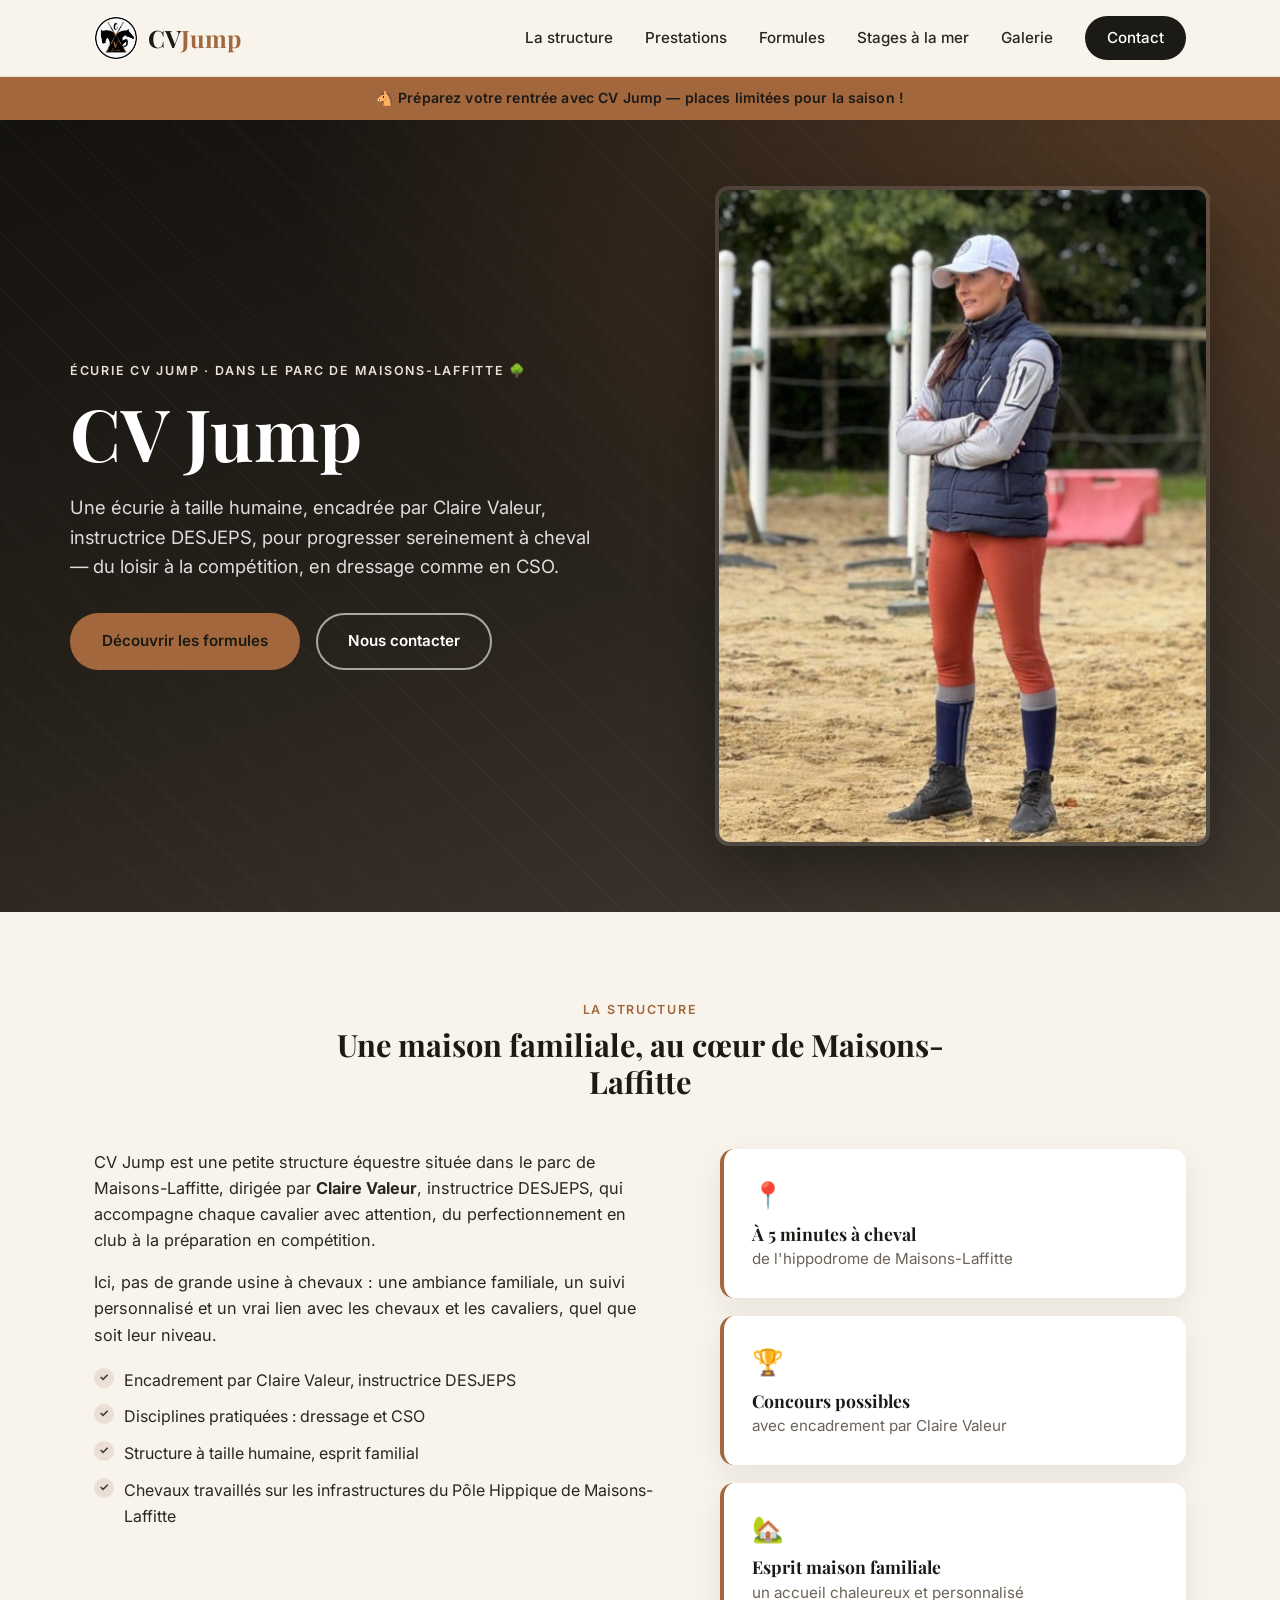
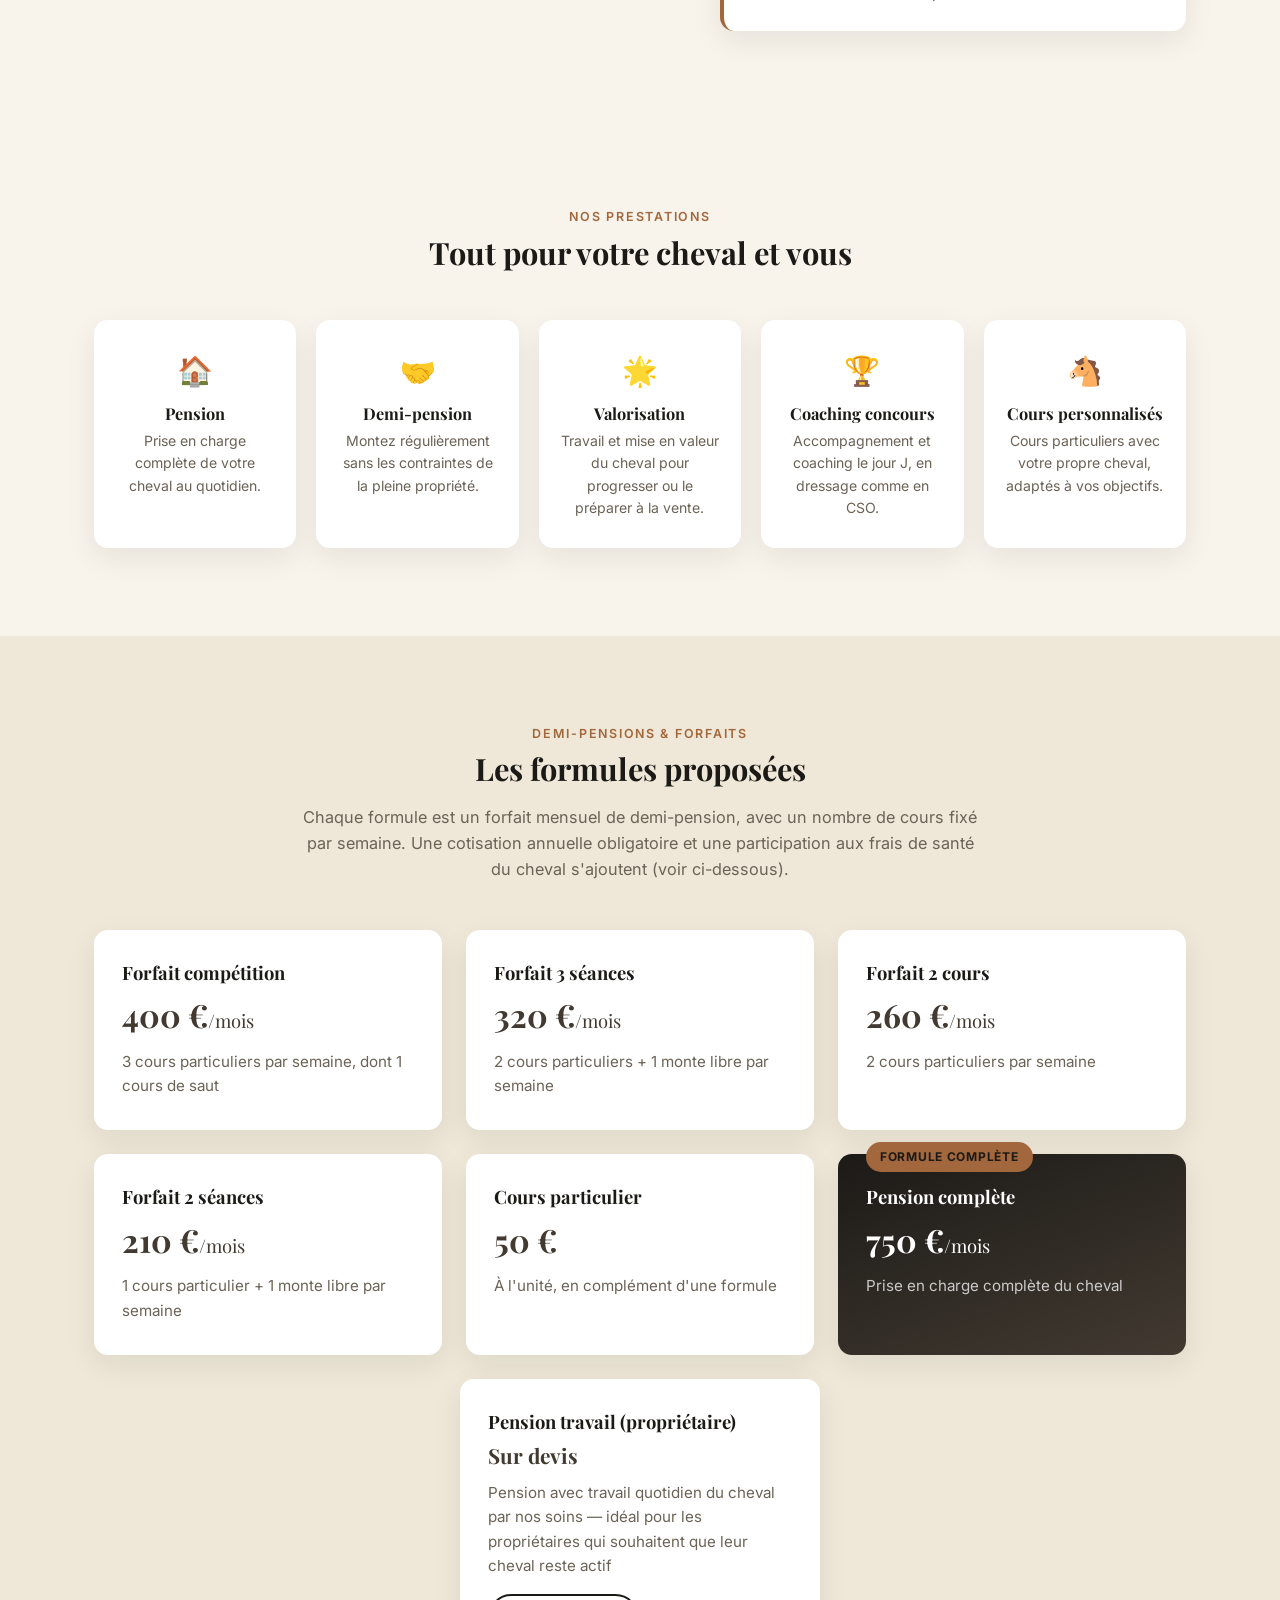
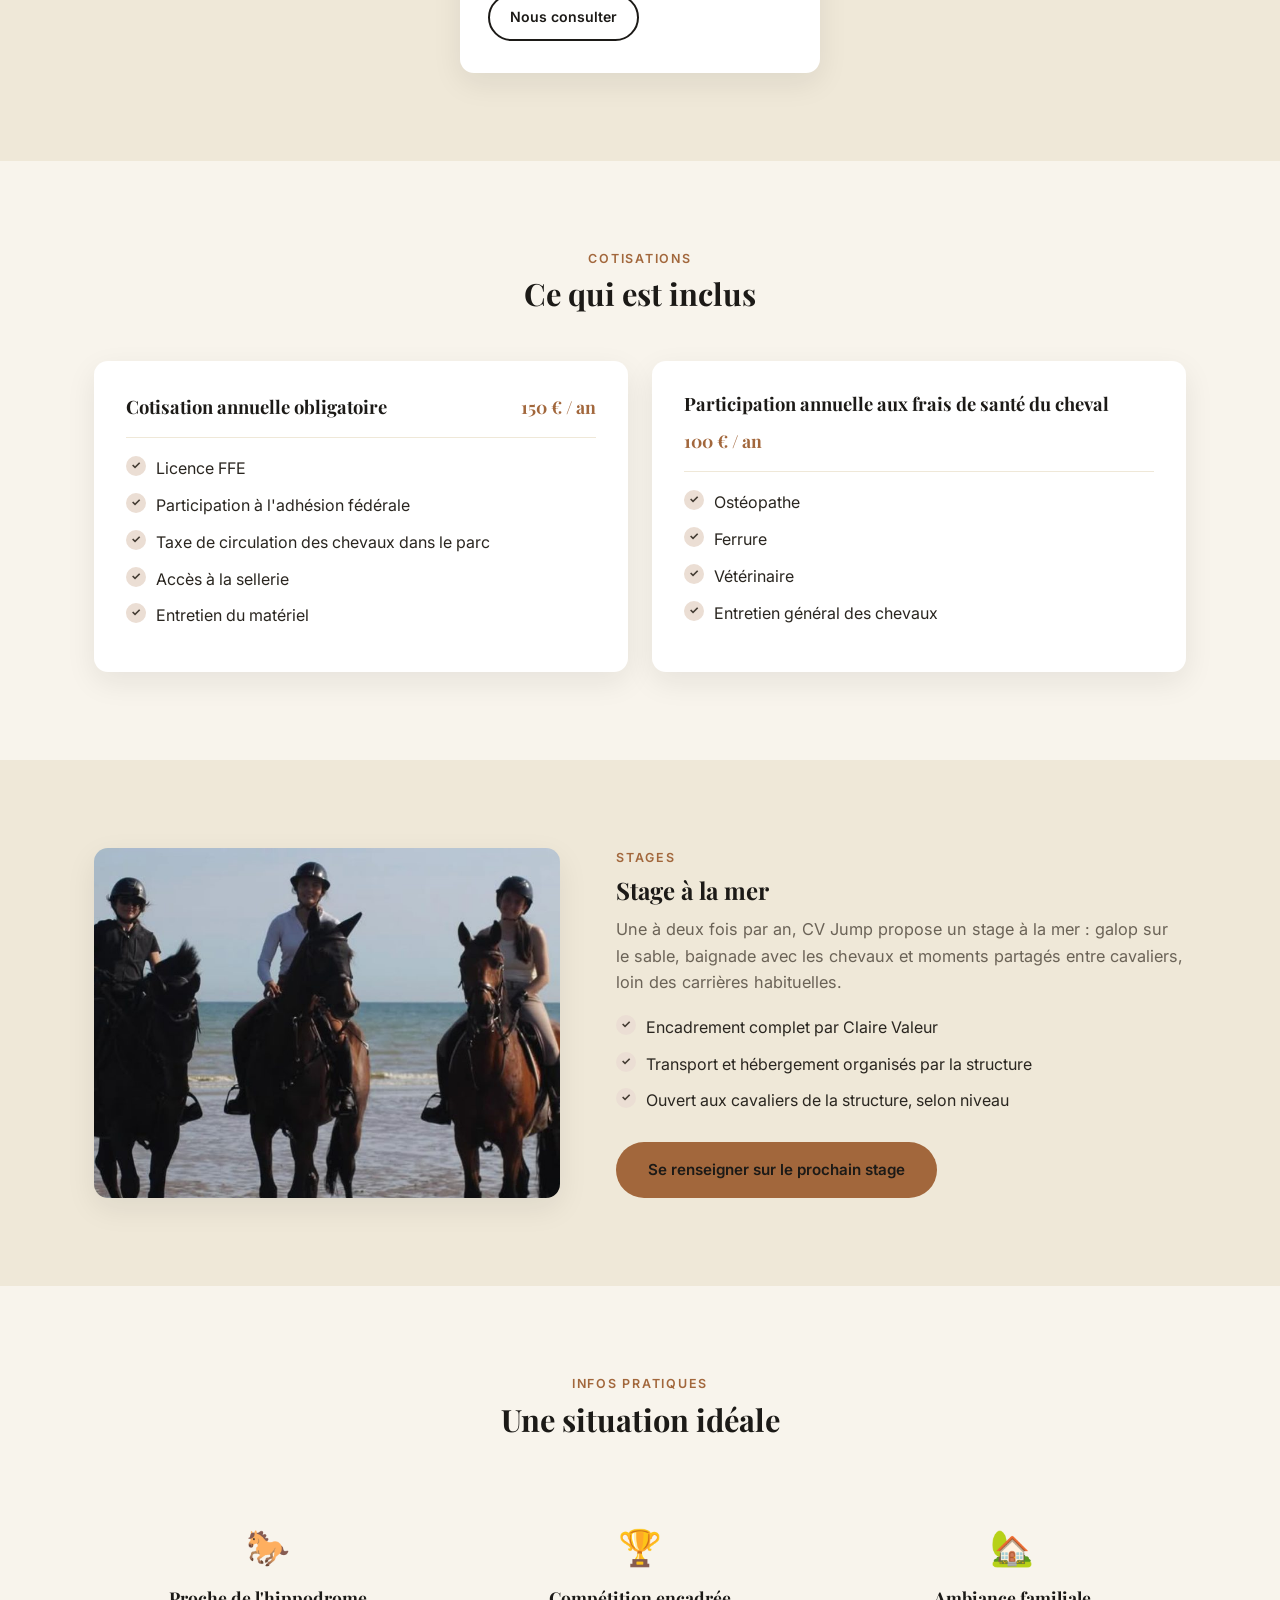
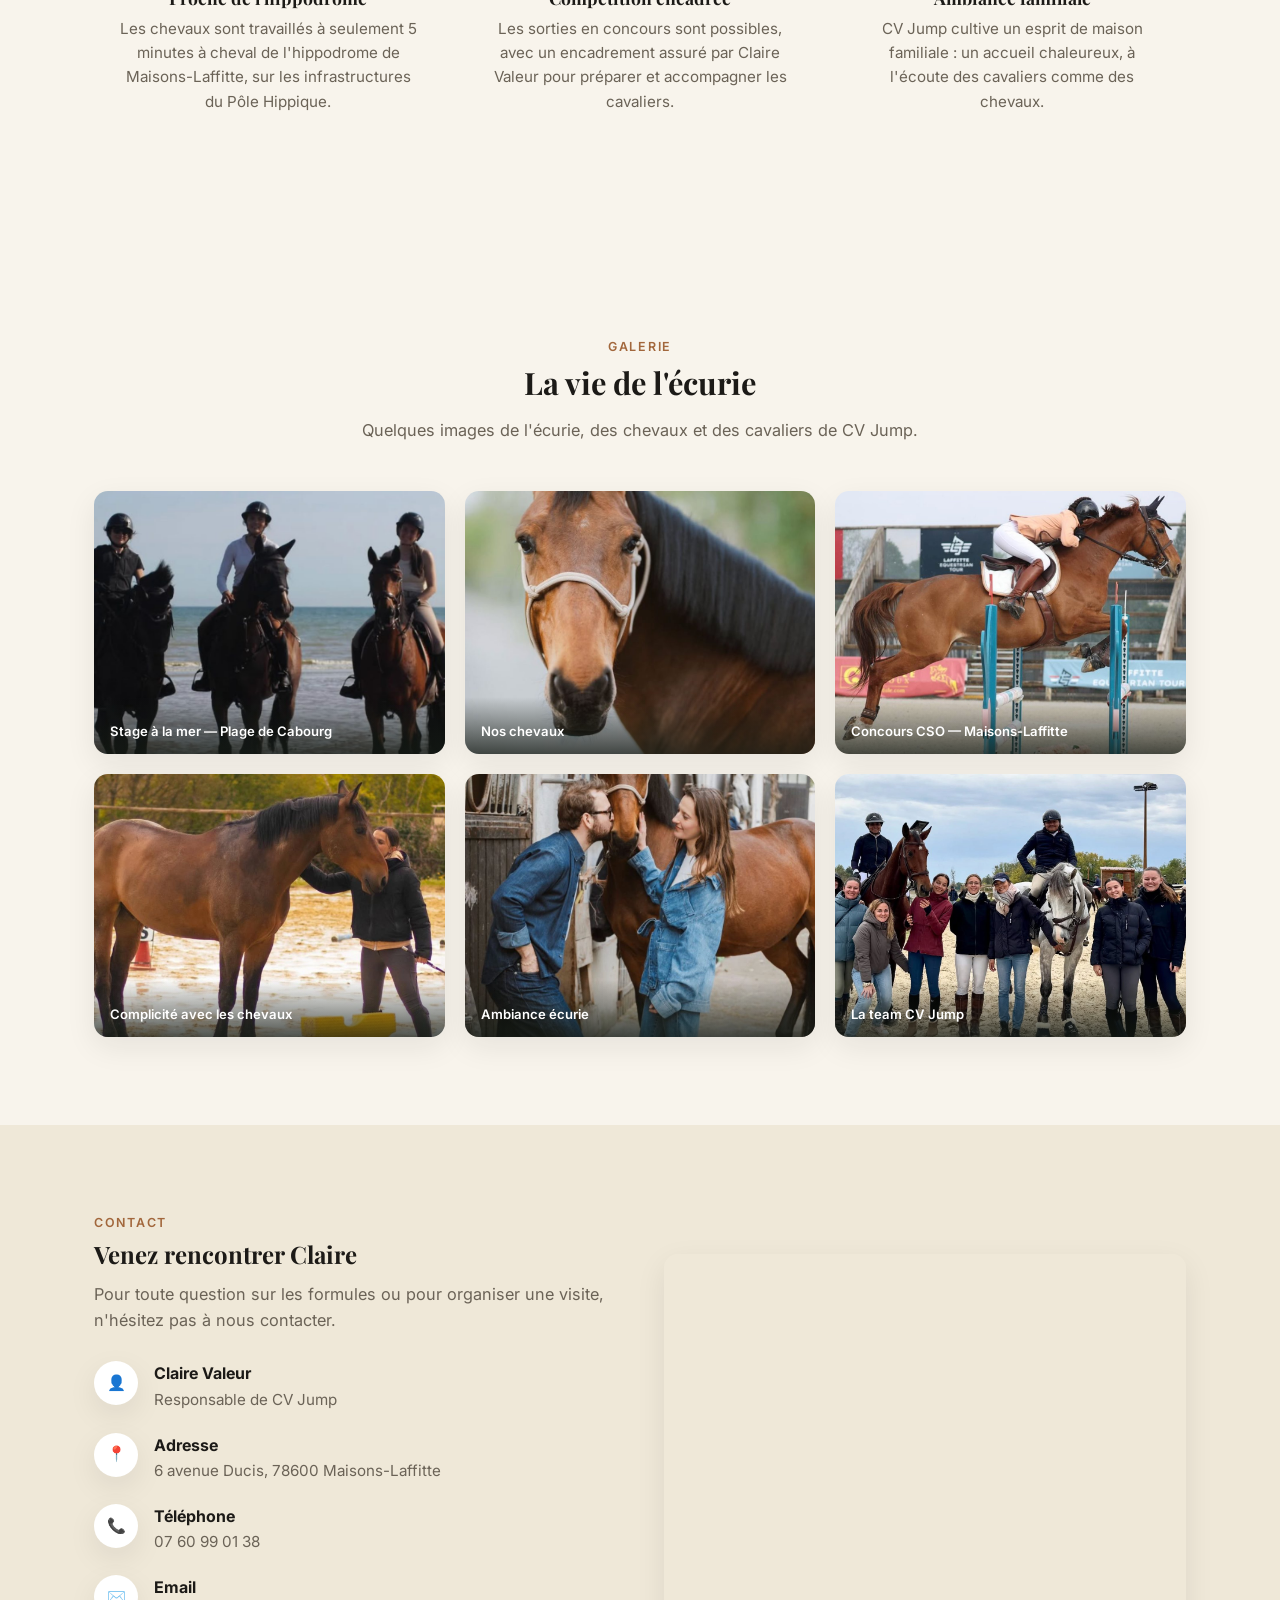
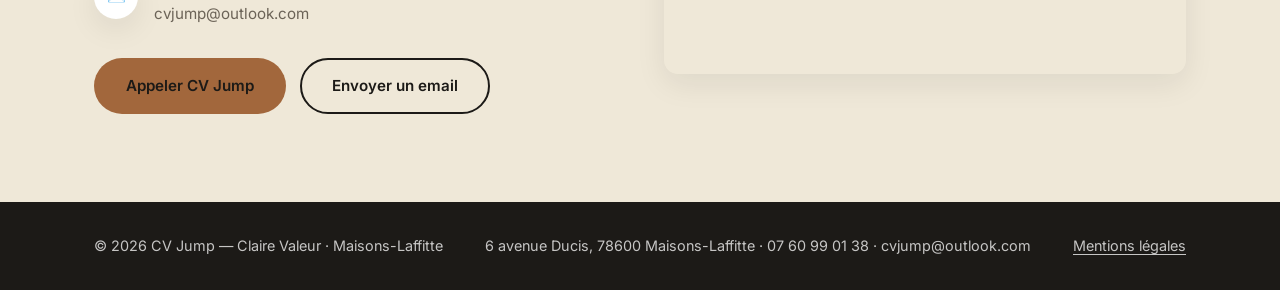
<file: index.html>
<!DOCTYPE html>
<html lang="fr">
<head>
<meta charset="UTF-8">
<meta name="viewport" content="width=device-width, initial-scale=1.0">
<title>CV Jump — Centre équestre à Maisons-Laffitte</title>
<meta name="description" content="CV Jump, centre équestre familial à Maisons-Laffitte animé par Claire Valeur. Demi-pensions, cours particuliers, pension complète, à deux pas de l'hippodrome.">
<link rel="icon" type="image/png" href="assets/img/favicon.png">
<link rel="stylesheet" href="assets/css/style.css">
</head>
<body>

<header class="site-header">
  <div class="container header-inner">
    <a href="#top" class="logo">
      <img src="assets/img/logo.png" alt="CV Jump" class="logo-img">
      <span class="logo-text">CV<span>Jump</span></span>
    </a>
    <button class="nav-toggle" id="navToggle" aria-label="Ouvrir le menu" aria-expanded="false">
      <span></span><span></span><span></span>
    </button>
    <nav class="main-nav" id="mainNav">
      <a href="#structure">La structure</a>
      <a href="#prestations">Prestations</a>
      <a href="#formules">Formules</a>
      <a href="#stages">Stages à la mer</a>
      <a href="#galerie">Galerie</a>
      <a href="#contact" class="nav-cta">Contact</a>
    </nav>
  </div>
</header>

<div class="announce-bar">
  <div class="container">
    <p>🐴 Préparez votre rentrée avec CV Jump — places limitées pour la saison !</p>
  </div>
</div>

<main id="top">

  <section class="hero">
    <div class="hero-bg" aria-hidden="true"></div>
    <div class="container hero-grid">
      <div class="hero-content">
        <p class="eyebrow">Écurie CV Jump · Dans le parc de Maisons-Laffitte 🌳</p>
        <h1>CV Jump</h1>
        <p class="hero-tagline">Une écurie à taille humaine, encadrée par Claire Valeur, instructrice DESJEPS, pour progresser sereinement à cheval — du loisir à la compétition, en dressage comme en CSO.</p>
        <div class="hero-actions">
          <a href="#formules" class="btn btn-primary">Découvrir les formules</a>
          <a href="#contact" class="btn btn-outline">Nous contacter</a>
        </div>
      </div>
      <div class="hero-photo">
        <img src="assets/img/claire-coaching.jpg" alt="Claire Valeur en plein coaching sur le terrain de CV Jump">
      </div>
    </div>
  </section>

  <section id="structure" class="section structure">
    <div class="container">
      <div class="section-head">
        <p class="eyebrow">La structure</p>
        <h2>Une maison familiale, au cœur de Maisons-Laffitte</h2>
      </div>
      <div class="structure-grid">
        <div class="structure-text">
          <p>CV Jump est une petite structure équestre située dans le parc de Maisons-Laffitte, dirigée par <strong>Claire Valeur</strong>, instructrice DESJEPS, qui accompagne chaque cavalier avec attention, du perfectionnement en club à la préparation en compétition.</p>
          <p>Ici, pas de grande usine à chevaux : une ambiance familiale, un suivi personnalisé et un vrai lien avec les chevaux et les cavaliers, quel que soit leur niveau.</p>
          <ul class="check-list">
            <li>Encadrement par Claire Valeur, instructrice DESJEPS</li>
            <li>Disciplines pratiquées : dressage et CSO</li>
            <li>Structure à taille humaine, esprit familial</li>
            <li>Chevaux travaillés sur les infrastructures du Pôle Hippique de Maisons-Laffitte</li>
          </ul>
        </div>
        <div class="structure-highlight">
          <div class="highlight-card">
            <span class="highlight-icon">📍</span>
            <h3>À 5 minutes à cheval</h3>
            <p>de l'hippodrome de Maisons-Laffitte</p>
          </div>
          <div class="highlight-card">
            <span class="highlight-icon">🏆</span>
            <h3>Concours possibles</h3>
            <p>avec encadrement par Claire Valeur</p>
          </div>
          <div class="highlight-card">
            <span class="highlight-icon">🏡</span>
            <h3>Esprit maison familiale</h3>
            <p>un accueil chaleureux et personnalisé</p>
          </div>
        </div>
      </div>
    </div>
  </section>

  <section id="prestations" class="section prestations">
    <div class="container">
      <div class="section-head">
        <p class="eyebrow">Nos prestations</p>
        <h2>Tout pour votre cheval et vous</h2>
      </div>
      <div class="prestations-grid">
        <div class="prestation-card">
          <span class="prestation-icon">🏠</span>
          <h3>Pension</h3>
          <p>Prise en charge complète de votre cheval au quotidien.</p>
        </div>
        <div class="prestation-card">
          <span class="prestation-icon">🤝</span>
          <h3>Demi-pension</h3>
          <p>Montez régulièrement sans les contraintes de la pleine propriété.</p>
        </div>
        <div class="prestation-card">
          <span class="prestation-icon">🌟</span>
          <h3>Valorisation</h3>
          <p>Travail et mise en valeur du cheval pour progresser ou le préparer à la vente.</p>
        </div>
        <div class="prestation-card">
          <span class="prestation-icon">🏆</span>
          <h3>Coaching concours</h3>
          <p>Accompagnement et coaching le jour J, en dressage comme en CSO.</p>
        </div>
        <div class="prestation-card">
          <span class="prestation-icon">🐴</span>
          <h3>Cours personnalisés</h3>
          <p>Cours particuliers avec votre propre cheval, adaptés à vos objectifs.</p>
        </div>
      </div>
    </div>
  </section>

  <section id="formules" class="section formules">
    <div class="container">
      <div class="section-head">
        <p class="eyebrow">Demi-pensions &amp; forfaits</p>
        <h2>Les formules proposées</h2>
        <p class="section-sub">Chaque formule est un forfait mensuel de demi-pension, avec un nombre de cours fixé par semaine. Une cotisation annuelle obligatoire et une participation aux frais de santé du cheval s'ajoutent (voir ci-dessous).</p>
      </div>

      <div class="pricing-grid">

        <article class="price-card">
          <h3>Forfait compétition</h3>
          <p class="price"><span>400&nbsp;€</span>/mois</p>
          <p class="price-desc">3 cours particuliers par semaine, dont 1 cours de saut</p>
        </article>

        <article class="price-card">
          <h3>Forfait 3 séances</h3>
          <p class="price"><span>320&nbsp;€</span>/mois</p>
          <p class="price-desc">2 cours particuliers + 1 monte libre par semaine</p>
        </article>

        <article class="price-card">
          <h3>Forfait 2 cours</h3>
          <p class="price"><span>260&nbsp;€</span>/mois</p>
          <p class="price-desc">2 cours particuliers par semaine</p>
        </article>

        <article class="price-card">
          <h3>Forfait 2 séances</h3>
          <p class="price"><span>210&nbsp;€</span>/mois</p>
          <p class="price-desc">1 cours particulier + 1 monte libre par semaine</p>
        </article>

        <article class="price-card">
          <h3>Cours particulier</h3>
          <p class="price"><span>50&nbsp;€</span></p>
          <p class="price-desc">À l'unité, en complément d'une formule</p>
        </article>

        <article class="price-card price-card-featured">
          <p class="badge">Formule complète</p>
          <h3>Pension complète</h3>
          <p class="price"><span>750&nbsp;€</span>/mois</p>
          <p class="price-desc">Prise en charge complète du cheval</p>
        </article>

        <article class="price-card">
          <h3>Pension travail (propriétaire)</h3>
          <p class="price price-quote"><span>Sur devis</span></p>
          <p class="price-desc">Pension avec travail quotidien du cheval par nos soins — idéal pour les propriétaires qui souhaitent que leur cheval reste actif</p>
          <a href="#contact" class="btn btn-outline-dark price-card-cta">Nous consulter</a>
        </article>

      </div>
    </div>
  </section>

  <section id="inclus" class="section inclus">
    <div class="container">
      <div class="section-head">
        <p class="eyebrow">Cotisations</p>
        <h2>Ce qui est inclus</h2>
      </div>

      <div class="inclus-grid">
        <div class="inclus-card">
          <div class="inclus-card-head">
            <h3>Cotisation annuelle obligatoire</h3>
            <p class="inclus-price">150&nbsp;€ / an</p>
          </div>
          <ul class="check-list">
            <li>Licence FFE</li>
            <li>Participation à l'adhésion fédérale</li>
            <li>Taxe de circulation des chevaux dans le parc</li>
            <li>Accès à la sellerie</li>
            <li>Entretien du matériel</li>
          </ul>
        </div>

        <div class="inclus-card">
          <div class="inclus-card-head">
            <h3>Participation annuelle aux frais de santé du cheval</h3>
            <p class="inclus-price">100&nbsp;€ / an</p>
          </div>
          <ul class="check-list">
            <li>Ostéopathe</li>
            <li>Ferrure</li>
            <li>Vétérinaire</li>
            <li>Entretien général des chevaux</li>
          </ul>
        </div>
      </div>
    </div>
  </section>

  <section id="stages" class="section stages">
    <div class="container stages-grid">
      <div class="stages-media">
        <img src="assets/img/stage-mer.jpg" alt="Cavaliers de CV Jump à cheval sur la plage de Cabourg" class="stages-photo">
      </div>
      <div class="stages-text">
        <p class="eyebrow">Stages</p>
        <h2>Stage à la mer</h2>
        <p class="section-sub">Une à deux fois par an, CV Jump propose un stage à la mer : galop sur le sable, baignade avec les chevaux et moments partagés entre cavaliers, loin des carrières habituelles.</p>
        <ul class="check-list">
          <li>Encadrement complet par Claire Valeur</li>
          <li>Transport et hébergement organisés par la structure</li>
          <li>Ouvert aux cavaliers de la structure, selon niveau</li>
        </ul>
        <a href="#contact" class="btn btn-primary">Se renseigner sur le prochain stage</a>
      </div>
    </div>
  </section>

  <section id="infos" class="section infos">
    <div class="container">
      <div class="section-head">
        <p class="eyebrow">Infos pratiques</p>
        <h2>Une situation idéale</h2>
      </div>
      <div class="infos-grid">
        <div class="infos-card">
          <span class="infos-icon">🐎</span>
          <h3>Proche de l'hippodrome</h3>
          <p>Les chevaux sont travaillés à seulement 5 minutes à cheval de l'hippodrome de Maisons-Laffitte, sur les infrastructures du Pôle Hippique.</p>
        </div>
        <div class="infos-card">
          <span class="infos-icon">🏆</span>
          <h3>Compétition encadrée</h3>
          <p>Les sorties en concours sont possibles, avec un encadrement assuré par Claire Valeur pour préparer et accompagner les cavaliers.</p>
        </div>
        <div class="infos-card">
          <span class="infos-icon">🏡</span>
          <h3>Ambiance familiale</h3>
          <p>CV Jump cultive un esprit de maison familiale : un accueil chaleureux, à l'écoute des cavaliers comme des chevaux.</p>
        </div>
      </div>
    </div>
  </section>

  <section id="galerie" class="section galerie">
    <div class="container">
      <div class="section-head">
        <p class="eyebrow">Galerie</p>
        <h2>La vie de l'écurie</h2>
        <p class="section-sub">Quelques images de l'écurie, des chevaux et des cavaliers de CV Jump.</p>
      </div>
      <div class="gallery-grid">
        <figure class="gallery-item gallery-photo">
          <img src="assets/img/stage-mer.jpg" alt="Cavaliers de CV Jump à cheval sur la plage de Cabourg">
          <figcaption>Stage à la mer — Plage de Cabourg</figcaption>
        </figure>
        <figure class="gallery-item gallery-photo">
          <img src="assets/img/portrait-cheval.jpg" alt="Portrait d'un cheval de CV Jump">
          <figcaption>Nos chevaux</figcaption>
        </figure>
        <figure class="gallery-item gallery-photo">
          <img src="assets/img/concours-cso.jpg" alt="Cavalière de CV Jump en concours de CSO à Maisons-Laffitte">
          <figcaption>Concours CSO — Maisons-Laffitte</figcaption>
        </figure>
        <figure class="gallery-item gallery-photo">
          <img src="assets/img/complicite-cheval.jpg" alt="Claire Valeur au contact d'un cheval sur le terrain">
          <figcaption>Complicité avec les chevaux</figcaption>
        </figure>
        <figure class="gallery-item gallery-photo">
          <img src="assets/img/ambiance-ecurie.jpg" alt="Moment partagé avec un cheval à l'écurie">
          <figcaption>Ambiance écurie</figcaption>
        </figure>
        <figure class="gallery-item gallery-photo">
          <img src="assets/img/team-cvjump.jpg" alt="La team CV Jump réunie lors d'un concours">
          <figcaption>La team CV Jump</figcaption>
        </figure>
      </div>
    </div>
  </section>

  <section id="contact" class="section contact">
    <div class="container contact-grid">
      <div class="contact-info">
        <p class="eyebrow">Contact</p>
        <h2>Venez rencontrer Claire</h2>
        <p class="section-sub">Pour toute question sur les formules ou pour organiser une visite, n'hésitez pas à nous contacter.</p>

        <ul class="contact-list">
          <li>
            <span class="contact-icon">👤</span>
            <div>
              <strong>Claire Valeur</strong>
              <span>Responsable de CV Jump</span>
            </div>
          </li>
          <li>
            <span class="contact-icon">📍</span>
            <div>
              <strong>Adresse</strong>
              <span>6 avenue Ducis, 78600 Maisons-Laffitte</span>
            </div>
          </li>
          <li>
            <span class="contact-icon">📞</span>
            <div>
              <strong>Téléphone</strong>
              <span><a href="tel:+33760990138">07 60 99 01 38</a></span>
            </div>
          </li>
          <li>
            <span class="contact-icon">✉️</span>
            <div>
              <strong>Email</strong>
              <span><a href="mailto:cvjump@outlook.com">cvjump@outlook.com</a></span>
            </div>
          </li>
        </ul>

        <div class="contact-actions">
          <a href="tel:+33760990138" class="btn btn-primary">Appeler CV Jump</a>
          <a href="mailto:cvjump@outlook.com" class="btn btn-outline btn-outline-dark">Envoyer un email</a>
        </div>
      </div>

      <div class="contact-map">
        <iframe
          title="Localisation de CV Jump à Maisons-Laffitte"
          src="https://www.google.com/maps?q=6+avenue+Ducis,+78600+Maisons-Laffitte&output=embed"
          loading="lazy"
          referrerpolicy="no-referrer-when-downgrade">
        </iframe>
      </div>
    </div>
  </section>

</main>

<footer class="site-footer">
  <div class="container footer-inner">
    <p>&copy; <span id="year"></span> CV Jump — Claire Valeur · Maisons-Laffitte</p>
    <p class="footer-contact">6 avenue Ducis, 78600 Maisons-Laffitte · 07 60 99 01 38 · cvjump@outlook.com</p>
    <a href="mentions-legales.html" class="footer-legal">Mentions légales</a>
  </div>
</footer>

<script src="assets/js/main.js"></script>
</body>
</html>
</file>
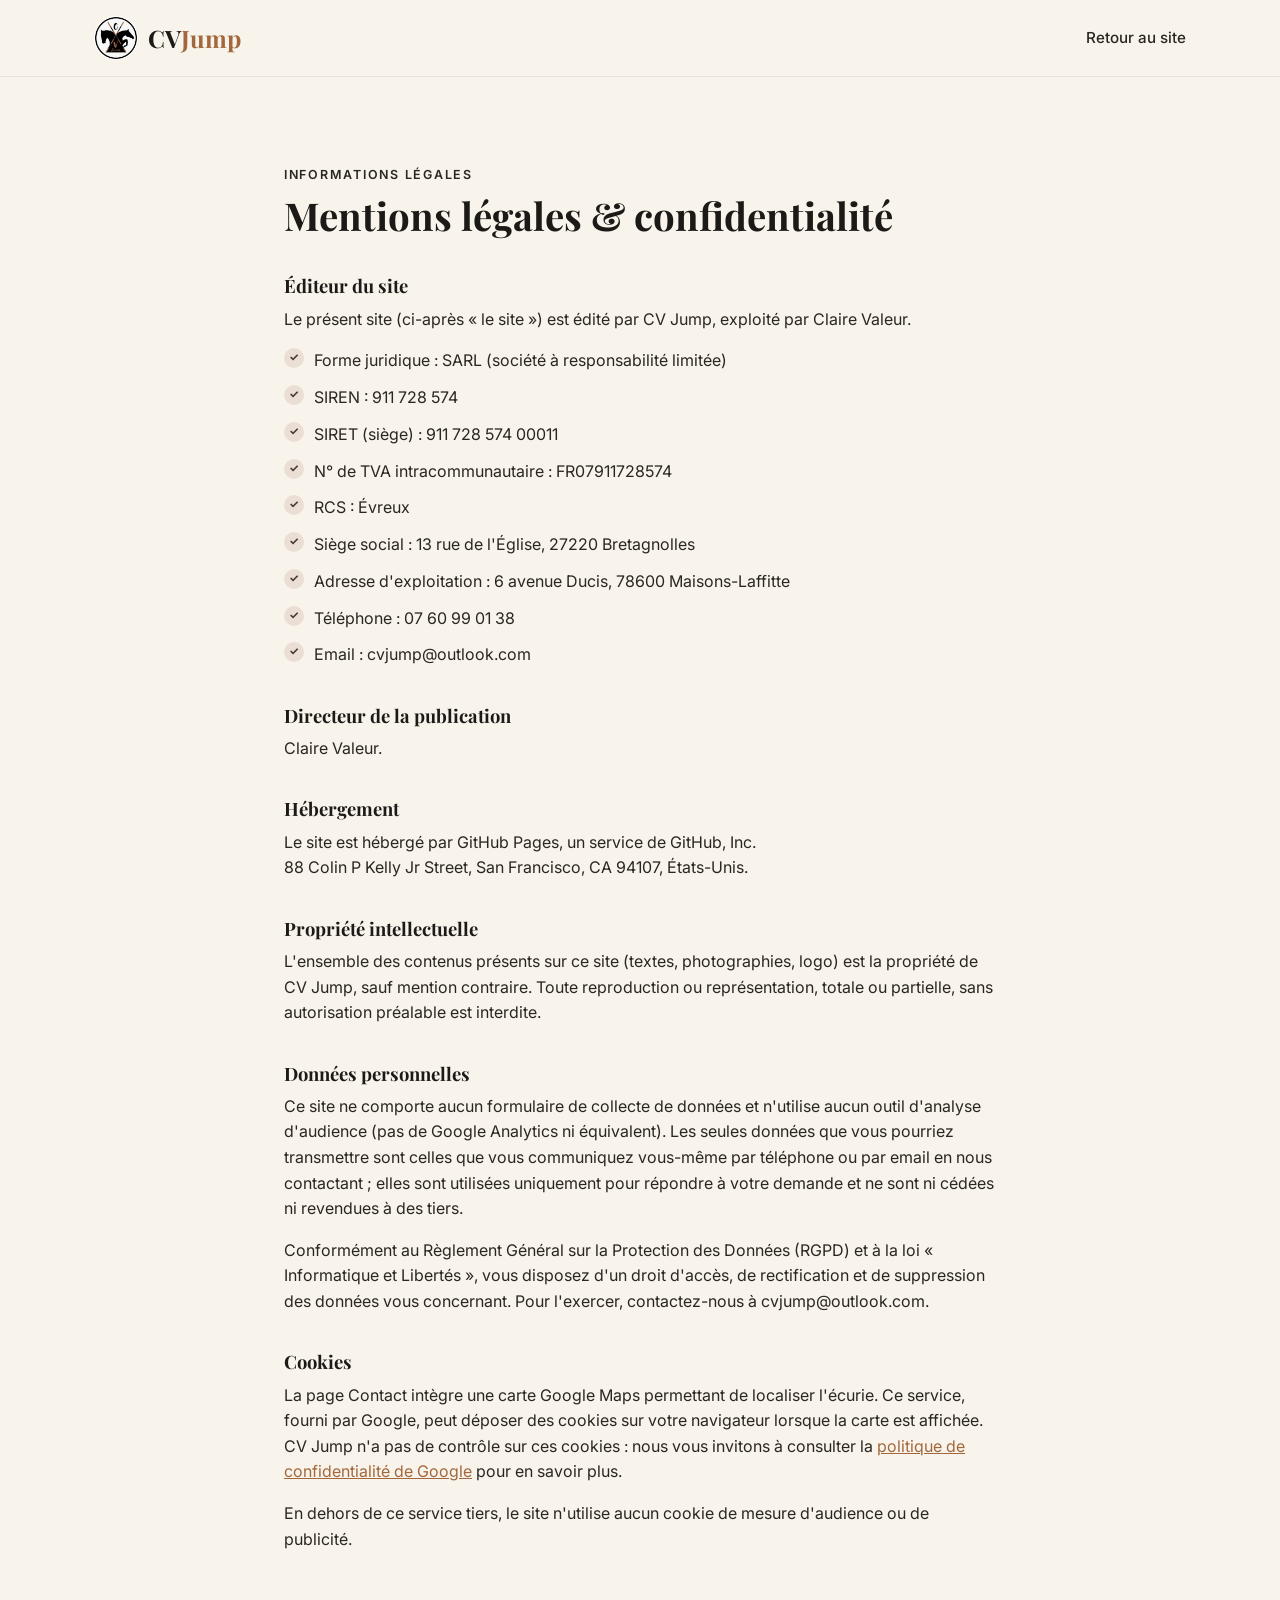
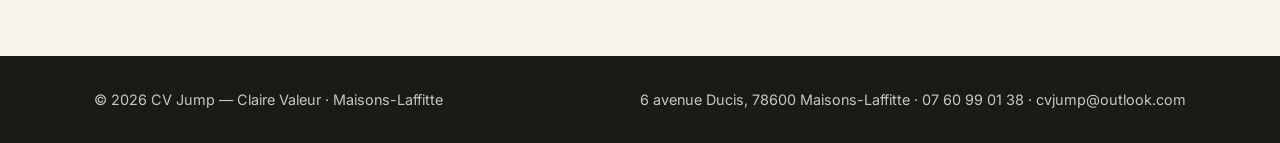
<file: mentions-legales.html>
<!DOCTYPE html>
<html lang="fr">
<head>
<meta charset="UTF-8">
<meta name="viewport" content="width=device-width, initial-scale=1.0">
<title>Mentions légales — CV Jump</title>
<meta name="description" content="Mentions légales et politique de confidentialité du site CV Jump, centre équestre à Maisons-Laffitte.">
<link rel="icon" type="image/png" href="assets/img/favicon.png">
<link rel="stylesheet" href="assets/css/style.css">
</head>
<body>

<header class="site-header">
  <div class="container header-inner">
    <a href="index.html#top" class="logo">
      <img src="assets/img/logo.png" alt="CV Jump" class="logo-img">
      <span class="logo-text">CV<span>Jump</span></span>
    </a>
    <nav class="main-nav">
      <a href="index.html#top">Retour au site</a>
    </nav>
  </div>
</header>

<main>
  <section class="section legal">
    <div class="container legal-content">
      <p class="eyebrow">Informations légales</p>
      <h1>Mentions légales &amp; confidentialité</h1>

      <h2>Éditeur du site</h2>
      <p>
        Le présent site (ci-après « le site ») est édité par CV Jump, exploité par Claire Valeur.
      </p>
      <ul class="check-list">
        <li>Forme juridique : SARL (société à responsabilité limitée)</li>
        <li>SIREN : 911 728 574</li>
        <li>SIRET (siège) : 911 728 574 00011</li>
        <li>N° de TVA intracommunautaire : FR07911728574</li>
        <li>RCS : Évreux</li>
        <li>Siège social : 13 rue de l'Église, 27220 Bretagnolles</li>
        <li>Adresse d'exploitation : 6 avenue Ducis, 78600 Maisons-Laffitte</li>
        <li>Téléphone : 07 60 99 01 38</li>
        <li>Email : cvjump@outlook.com</li>
      </ul>

      <h2>Directeur de la publication</h2>
      <p>Claire Valeur.</p>

      <h2>Hébergement</h2>
      <p>
        Le site est hébergé par GitHub Pages, un service de GitHub, Inc.<br>
        88 Colin P Kelly Jr Street, San Francisco, CA 94107, États-Unis.
      </p>

      <h2>Propriété intellectuelle</h2>
      <p>
        L'ensemble des contenus présents sur ce site (textes, photographies, logo) est la propriété de CV Jump,
        sauf mention contraire. Toute reproduction ou représentation, totale ou partielle, sans autorisation
        préalable est interdite.
      </p>

      <h2>Données personnelles</h2>
      <p>
        Ce site ne comporte aucun formulaire de collecte de données et n'utilise aucun outil d'analyse
        d'audience (pas de Google Analytics ni équivalent). Les seules données que vous pourriez transmettre
        sont celles que vous communiquez vous-même par téléphone ou par email en nous contactant ; elles sont
        utilisées uniquement pour répondre à votre demande et ne sont ni cédées ni revendues à des tiers.
      </p>
      <p>
        Conformément au Règlement Général sur la Protection des Données (RGPD) et à la loi « Informatique et
        Libertés », vous disposez d'un droit d'accès, de rectification et de suppression des données vous
        concernant. Pour l'exercer, contactez-nous à cvjump@outlook.com.
      </p>

      <h2>Cookies</h2>
      <p>
        La page Contact intègre une carte Google Maps permettant de localiser l'écurie. Ce service, fourni par
        Google, peut déposer des cookies sur votre navigateur lorsque la carte est affichée. CV Jump n'a pas
        de contrôle sur ces cookies : nous vous invitons à consulter la
        <a href="https://policies.google.com/privacy" target="_blank" rel="noopener">politique de
        confidentialité de Google</a> pour en savoir plus.
      </p>
      <p>
        En dehors de ce service tiers, le site n'utilise aucun cookie de mesure d'audience ou de publicité.
      </p>
    </div>
  </section>
</main>

<footer class="site-footer">
  <div class="container footer-inner">
    <p>&copy; <span id="year"></span> CV Jump — Claire Valeur · Maisons-Laffitte</p>
    <p class="footer-contact">6 avenue Ducis, 78600 Maisons-Laffitte · 07 60 99 01 38 · cvjump@outlook.com</p>
  </div>
</footer>

<script src="assets/js/main.js"></script>
</body>
</html>
</file>
<file: assets/css/style.css>
@import url('https://fonts.googleapis.com/css2?family=Playfair+Display:wght@600;700&family=Inter:wght@400;500;600;700&display=swap');

:root {
  --ink: #1c1a17;
  --ink-soft: #423a31;
  --copper: #a2673c;
  --copper-light: #ebded4;
  --cream: #f8f4ec;
  --cream-dark: #efe8d8;
  --brown: #4a3222;
  --text: #2a2620;
  --text-light: #6b6357;
  --white: #ffffff;
  --radius: 14px;
  --shadow: 0 10px 30px rgba(28, 26, 23, 0.08);
  --shadow-hover: 0 16px 40px rgba(28, 26, 23, 0.14);
}

* { box-sizing: border-box; }

html { scroll-behavior: smooth; }

body {
  margin: 0;
  font-family: 'Inter', -apple-system, BlinkMacSystemFont, 'Segoe UI', sans-serif;
  color: var(--text);
  background: var(--cream);
  line-height: 1.6;
}

h1, h2, h3 {
  font-family: 'Playfair Display', Georgia, serif;
  color: var(--ink);
  margin: 0 0 0.5em;
  line-height: 1.2;
}

p { margin: 0 0 1em; }

a { color: inherit; text-decoration: none; }

img { max-width: 100%; display: block; }

.container {
  width: 100%;
  max-width: 1140px;
  margin: 0 auto;
  padding: 0 24px;
}

.section { padding: 88px 0; }

.section-head { max-width: 680px; margin: 0 auto 48px; text-align: center; }

.eyebrow {
  text-transform: uppercase;
  letter-spacing: 0.14em;
  font-size: 0.78rem;
  font-weight: 600;
  color: var(--copper);
  margin-bottom: 0.6em;
}

.section-head h2 { font-size: clamp(1.6rem, 2.4vw, 2.2rem); }

.section-sub { color: var(--text-light); font-size: 1.02rem; }

.check-list {
  list-style: none;
  padding: 0;
  margin: 0;
}

.check-list li {
  position: relative;
  padding-left: 30px;
  margin-bottom: 0.7em;
  color: var(--text);
}

.check-list li::before {
  content: '✓';
  position: absolute;
  left: 0;
  top: 0;
  color: var(--ink-soft);
  font-weight: 700;
  background: var(--copper-light);
  width: 20px;
  height: 20px;
  border-radius: 50%;
  display: inline-flex;
  align-items: center;
  justify-content: center;
  font-size: 0.7rem;
}

.btn {
  display: inline-flex;
  align-items: center;
  justify-content: center;
  padding: 14px 30px;
  border-radius: 999px;
  font-weight: 600;
  font-size: 0.95rem;
  transition: all 0.2s ease;
  border: 2px solid transparent;
  cursor: pointer;
}

.btn-primary {
  background: var(--copper);
  color: var(--ink);
}

.btn-primary:hover {
  background: #845635;
  transform: translateY(-2px);
  box-shadow: var(--shadow-hover);
}

.btn-outline {
  border-color: rgba(255,255,255,0.6);
  color: var(--white);
}

.btn-outline:hover {
  background: rgba(255,255,255,0.12);
  transform: translateY(-2px);
}

.btn-outline-dark {
  border-color: var(--ink);
  color: var(--ink);
}

.btn-outline-dark:hover {
  background: rgba(28, 26, 23, 0.08);
}

.contact-actions {
  display: flex;
  gap: 14px;
  flex-wrap: wrap;
}

/* Header */
.site-header {
  position: sticky;
  top: 0;
  z-index: 100;
  background: rgba(248, 244, 236, 0.92);
  backdrop-filter: blur(8px);
  border-bottom: 1px solid rgba(28, 26, 23, 0.08);
}

.header-inner {
  display: flex;
  align-items: center;
  justify-content: space-between;
  height: 76px;
}

.logo {
  display: flex;
  align-items: center;
  gap: 10px;
}

.logo-img {
  height: 44px;
  width: 44px;
  border-radius: 50%;
  display: block;
}

.logo-text {
  font-family: 'Playfair Display', serif;
  font-size: 1.5rem;
  font-weight: 700;
  color: var(--ink);
}

.logo-text span { color: var(--copper); }

.main-nav {
  display: flex;
  align-items: center;
  gap: 32px;
}

.main-nav a {
  font-size: 0.95rem;
  font-weight: 500;
  color: var(--text);
  transition: color 0.2s ease;
}

.main-nav a:hover { color: var(--ink-soft); }

.nav-cta {
  background: var(--ink);
  color: var(--white) !important;
  padding: 10px 22px;
  border-radius: 999px;
}

.nav-cta:hover { background: var(--ink-soft) !important; }

.nav-toggle {
  display: none;
  flex-direction: column;
  justify-content: center;
  gap: 5px;
  width: 40px;
  height: 40px;
  background: none;
  border: none;
  cursor: pointer;
}

.nav-toggle span {
  display: block;
  height: 2px;
  width: 100%;
  background: var(--ink);
  border-radius: 2px;
}

/* Hero */
.hero {
  position: relative;
  min-height: 88vh;
  display: flex;
  align-items: center;
  color: var(--white);
  overflow: hidden;
}

.hero-bg {
  position: absolute;
  inset: 0;
  background:
    radial-gradient(ellipse at top right, rgba(162,103,60,0.4), transparent 55%),
    linear-gradient(160deg, #14120f 0%, #241f19 45%, #423a31 100%);
  z-index: -1;
}

.hero-bg::after {
  content: '';
  position: absolute;
  inset: 0;
  background-image:
    repeating-linear-gradient(45deg, rgba(255,255,255,0.02) 0, rgba(255,255,255,0.02) 2px, transparent 2px, transparent 40px);
}

.hero-grid {
  display: grid;
  grid-template-columns: 1.1fr 0.9fr;
  align-items: center;
  gap: 40px;
  padding: 60px 0;
}

.hero-content { max-width: 620px; }

.hero-photo img {
  width: 100%;
  aspect-ratio: 3 / 4;
  object-fit: cover;
  object-position: top center;
  border-radius: var(--radius);
  box-shadow: 0 24px 60px rgba(0,0,0,0.35);
  border: 4px solid rgba(255,255,255,0.12);
}

.hero .eyebrow { color: var(--copper-light); }

.hero h1 {
  color: var(--white);
  font-size: clamp(2.8rem, 6vw, 4.5rem);
  margin-bottom: 0.25em;
}

.hero-tagline {
  font-size: 1.15rem;
  color: rgba(255,255,255,0.85);
  max-width: 540px;
}

.hero-actions {
  display: flex;
  gap: 16px;
  margin-top: 32px;
  flex-wrap: wrap;
}

/* Structure */
.structure-grid {
  display: grid;
  grid-template-columns: 1.1fr 0.9fr;
  gap: 56px;
  align-items: start;
}

.structure-text p { color: var(--text); font-size: 1.02rem; }

.structure-text .check-list { margin-top: 20px; }

.structure-highlight {
  display: grid;
  gap: 18px;
}

.highlight-card {
  background: var(--white);
  border-radius: var(--radius);
  padding: 26px 28px;
  box-shadow: var(--shadow);
  border-left: 4px solid var(--copper);
}

.highlight-icon { font-size: 1.6rem; }

.highlight-card h3 { font-size: 1.1rem; margin: 0.4em 0 0.2em; }

.highlight-card p { margin: 0; color: var(--text-light); font-size: 0.95rem; }

/* Formules */
.formules { background: var(--cream-dark); }

.pricing-grid {
  display: grid;
  grid-template-columns: repeat(3, 1fr);
  gap: 24px;
}

.pricing-grid .price-card:last-child {
  grid-column: 1 / -1;
  max-width: 360px;
  margin: 0 auto;
  width: 100%;
}

.price-card {
  background: var(--white);
  border-radius: var(--radius);
  padding: 32px 28px;
  box-shadow: var(--shadow);
  transition: transform 0.2s ease, box-shadow 0.2s ease;
  position: relative;
}

.price-card:hover {
  transform: translateY(-4px);
  box-shadow: var(--shadow-hover);
}

.price-card h3 { font-size: 1.15rem; margin-bottom: 0.3em; }

.price {
  font-family: 'Playfair Display', serif;
  color: var(--ink-soft);
  font-size: 1.15rem;
  margin: 0 0 0.5em;
}

.price span { font-size: 2rem; font-weight: 700; }

.price-quote span { font-size: 1.3rem; }

.price-desc { color: var(--text-light); font-size: 0.95rem; margin: 0; }

.price-card-cta { margin-top: 16px; padding: 10px 20px; font-size: 0.88rem; }

.price-card-featured {
  background: linear-gradient(160deg, var(--ink), var(--ink-soft));
  color: var(--white);
}

.price-card-featured h3,
.price-card-featured .price { color: var(--white); }

.price-card-featured .price-desc { color: rgba(255,255,255,0.75); }

.badge {
  position: absolute;
  top: -12px;
  left: 28px;
  background: var(--copper);
  color: var(--ink);
  font-size: 0.75rem;
  font-weight: 700;
  text-transform: uppercase;
  letter-spacing: 0.06em;
  padding: 5px 14px;
  border-radius: 999px;
}

/* Inclus */
.inclus-grid {
  display: grid;
  grid-template-columns: repeat(2, 1fr);
  gap: 24px;
}

.inclus-card {
  background: var(--white);
  border-radius: var(--radius);
  padding: 32px;
  box-shadow: var(--shadow);
}

.inclus-card-head {
  display: flex;
  align-items: baseline;
  justify-content: space-between;
  gap: 12px;
  border-bottom: 1px solid var(--cream-dark);
  padding-bottom: 16px;
  margin-bottom: 18px;
  flex-wrap: wrap;
}

.inclus-card-head h3 { font-size: 1.15rem; margin: 0; }

.inclus-price {
  font-family: 'Playfair Display', serif;
  font-weight: 700;
  color: var(--copper);
  font-size: 1.1rem;
  white-space: nowrap;
  margin: 0;
}

/* Infos */
.infos-grid {
  display: grid;
  grid-template-columns: repeat(3, 1fr);
  gap: 24px;
}

.infos-card {
  text-align: center;
  padding: 32px 24px;
}

.infos-icon {
  font-size: 2.2rem;
  display: inline-block;
  margin-bottom: 12px;
}

.infos-card h3 { font-size: 1.1rem; }

.infos-card p { color: var(--text-light); font-size: 0.95rem; }

/* Contact */
.contact { background: var(--cream-dark); }

.contact-grid {
  display: grid;
  grid-template-columns: 1fr 1fr;
  gap: 48px;
  align-items: center;
}

.contact-list {
  list-style: none;
  padding: 0;
  margin: 28px 0 32px;
}

.contact-list li {
  display: flex;
  align-items: flex-start;
  gap: 16px;
  margin-bottom: 20px;
}

.contact-icon {
  font-size: 1.3rem;
  background: var(--white);
  width: 44px;
  height: 44px;
  border-radius: 50%;
  display: flex;
  align-items: center;
  justify-content: center;
  flex-shrink: 0;
  box-shadow: var(--shadow);
}

.contact-list strong { display: block; color: var(--ink); }

.contact-list span { color: var(--text-light); font-size: 0.95rem; }

.contact-list a { color: var(--text-light); }

.contact-list a:hover { color: var(--ink-soft); }

.contact-map {
  border-radius: var(--radius);
  overflow: hidden;
  box-shadow: var(--shadow);
  height: 420px;
}

.contact-map iframe {
  width: 100%;
  height: 100%;
  border: 0;
}

/* Announcement bar */
.announce-bar {
  background: var(--copper);
  color: var(--ink);
}

.announce-bar p {
  margin: 0;
  padding: 10px 0;
  text-align: center;
  font-size: 0.88rem;
  font-weight: 600;
  letter-spacing: 0.01em;
}

/* Prestations */
.prestations-grid {
  display: grid;
  grid-template-columns: repeat(5, 1fr);
  gap: 20px;
}

.prestation-card {
  background: var(--white);
  border-radius: var(--radius);
  padding: 28px 20px;
  text-align: center;
  box-shadow: var(--shadow);
  transition: transform 0.2s ease, box-shadow 0.2s ease;
}

.prestation-card:hover {
  transform: translateY(-4px);
  box-shadow: var(--shadow-hover);
}

.prestation-icon {
  font-size: 1.8rem;
  display: inline-block;
  margin-bottom: 10px;
}

.prestation-card h3 { font-size: 1.02rem; margin-bottom: 0.4em; }

.prestation-card p { color: var(--text-light); font-size: 0.88rem; margin: 0; }

/* Stages */
.stages { background: var(--cream-dark); }

.stages-grid {
  display: grid;
  grid-template-columns: 0.9fr 1.1fr;
  gap: 56px;
  align-items: center;
}

.stages-photo {
  width: 100%;
  aspect-ratio: 4 / 3;
  object-fit: cover;
  border-radius: var(--radius);
  box-shadow: var(--shadow);
}

.stages-text .check-list { margin: 20px 0 28px; }

/* Gallery */
.gallery-grid {
  display: grid;
  grid-template-columns: repeat(3, 1fr);
  gap: 20px;
}

.gallery-item {
  margin: 0;
  aspect-ratio: 4 / 3;
  border-radius: var(--radius);
  box-shadow: var(--shadow);
  position: relative;
  overflow: hidden;
  color: var(--white);
}

/* Real photos */
.gallery-photo img {
  width: 100%;
  height: 100%;
  object-fit: cover;
  display: block;
}

.gallery-photo figcaption {
  position: absolute;
  left: 0;
  right: 0;
  bottom: 0;
  padding: 24px 16px 12px;
  font-size: 0.82rem;
  font-weight: 600;
  background: linear-gradient(to top, rgba(20,26,20,0.75), transparent);
}

/* Placeholder tiles (awaiting real photos) */
.gallery-4, .gallery-5, .gallery-6 {
  display: flex;
  flex-direction: column;
  align-items: center;
  justify-content: center;
  gap: 10px;
  border: 2px dashed rgba(255,255,255,0.35);
}

.gallery-icon { font-size: 2.2rem; }

.gallery-4 figcaption, .gallery-5 figcaption, .gallery-6 figcaption {
  font-size: 0.82rem;
  font-weight: 600;
  text-align: center;
  padding: 0 16px;
}

.gallery-4 { background: linear-gradient(145deg, #a2673c, #6e4527); }
.gallery-5 { background: linear-gradient(145deg, #1c1a17, #423a31); }
.gallery-6 { background: linear-gradient(145deg, #6e4527, #1c1a17); }

/* Footer */
.site-footer {
  background: var(--ink);
  color: rgba(255,255,255,0.75);
  padding: 32px 0;
  font-size: 0.9rem;
}

.footer-inner {
  display: flex;
  justify-content: space-between;
  flex-wrap: wrap;
  gap: 8px;
}

.footer-inner p { margin: 0; }

.footer-legal {
  color: rgba(255,255,255,0.75);
  text-decoration: underline;
  text-underline-offset: 3px;
}

.footer-legal:hover { color: var(--white); }

/* Legal page */
.legal-content {
  max-width: 760px;
  margin: 0 auto;
}

.legal-content h1 {
  font-size: clamp(1.8rem, 3vw, 2.4rem);
  margin-bottom: 0.6em;
}

.legal-content h2 {
  font-size: 1.15rem;
  margin-top: 2em;
}

.legal-content p,
.legal-content li { color: var(--text); }

.legal-content .check-list { margin: 1em 0; }

.legal-content a { color: var(--copper); text-decoration: underline; }

/* Responsive */
@media (max-width: 880px) {
  .structure-grid,
  .contact-grid,
  .stages-grid,
  .hero-grid { grid-template-columns: 1fr; }

  .hero-grid { gap: 32px; }

  .hero-photo { max-width: 320px; margin: 0 auto; order: -1; }

  .pricing-grid,
  .prestations-grid,
  .gallery-grid { grid-template-columns: repeat(2, 1fr); }

  .inclus-grid,
  .infos-grid { grid-template-columns: 1fr; }

  .contact-map { height: 320px; }
}

@media (max-width: 640px) {
  .section { padding: 64px 0; }

  .pricing-grid,
  .prestations-grid,
  .gallery-grid { grid-template-columns: 1fr; }

  .nav-toggle { display: flex; }

  .main-nav {
    position: absolute;
    top: 76px;
    left: 0;
    right: 0;
    background: var(--cream);
    flex-direction: column;
    align-items: flex-start;
    padding: 20px 24px 28px;
    gap: 18px;
    box-shadow: var(--shadow);
    display: none;
  }

  .main-nav.open { display: flex; }

  .nav-cta { align-self: flex-start; }
}
</file>
